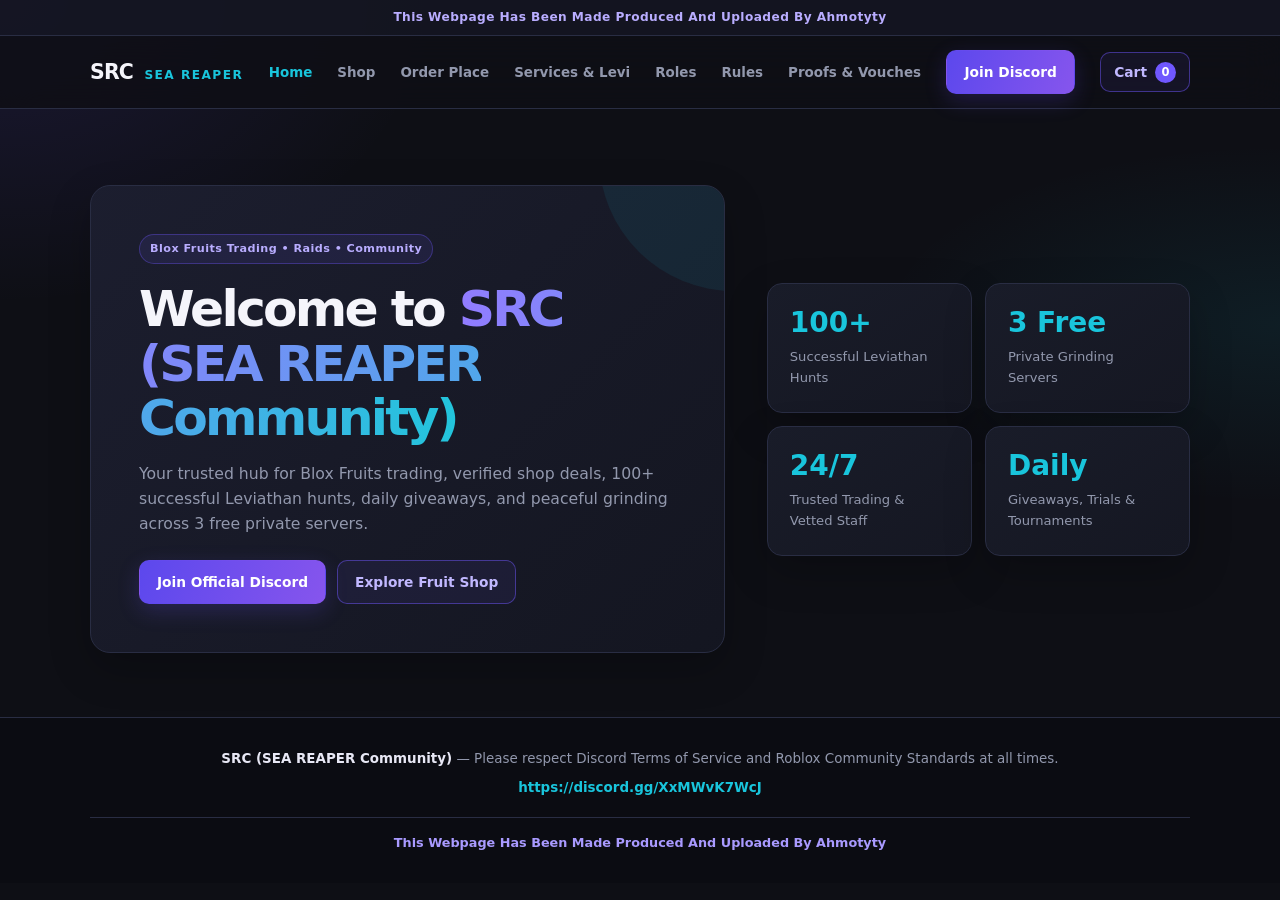
<file: index.html>
<!DOCTYPE html>
<!DOCTYPE html>
<html lang="en"><head><meta charset="utf-8"/><meta content="width=device-width, initial-scale=1.0" name="viewport"/><title>SRC | SEA REAPER Community</title><link href="css/styles.css" rel="stylesheet"/></head><body><div class="credit-banner">
    This Webpage Has Been Made Produced And Uploaded By Ahmotyty
  </div><header class="navbar"><div class="container nav-content">
<a class="logo" href="index.html">SRC <span>SEA REAPER</span></a>
<nav class="nav-links" id="navLinks">
<a href="index.html">Home</a><a href="shop.html">Shop</a><a href="order.html">Order Place</a><a href="services.html">Services &amp; Levi</a><a href="roles.html">Roles</a><a href="rules.html">Rules</a><a href="proofs.html">Proofs &amp; Vouches</a>
</nav>
<a class="btn btn-primary nav-cta" data-discord-link="" href="https://discord.gg/XxMWvK7WcJ" rel="noopener noreferrer" target="_blank">Join Discord</a>
<a class="btn btn-outline cart-nav" href="order.html">Cart <span id="cartCount">0</span></a>
</div></header><section class="hero">
<div class="container hero-grid">
<div class="hero-text">
<span class="badge">Blox Fruits Trading • Raids • Community</span>
<h1>Welcome to <span>SRC (SEA REAPER Community)</span></h1>
<p>
          Your trusted hub for Blox Fruits trading, verified shop deals, 100+ successful
          Leviathan hunts, daily giveaways, and peaceful grinding across 3 free private servers.
        </p>
<div class="hero-actions">
<a class="btn btn-primary" data-discord-link="" href="https://discord.gg/XxMWvK7WcJ" rel="noopener noreferrer" target="_blank">
            Join Official Discord
          </a>
<a class="btn btn-outline" href="shop.html">Explore Fruit Shop</a>
</div>
</div>
<!-- Community Quick Stats Grid -->
<div class="hero-stats">
<div class="stat-card">
<h3>100+</h3>
<p>Successful Leviathan Hunts</p>
</div>
<div class="stat-card">
<h3>3 Free</h3>
<p>Private Grinding Servers</p>
</div>
<div class="stat-card">
<h3>24/7</h3>
<p>Trusted Trading &amp; Vetted Staff</p>
</div>
<div class="stat-card">
<h3>Daily</h3>
<p>Giveaways, Trials &amp; Tournaments</p>
</div>
</div>
</div>
</section><footer class="footer">
<div class="container">
<p>
<strong>SRC (SEA REAPER Community)</strong> — Please respect Discord Terms of Service and Roblox Community Standards at all times.
      </p>
<p class="footer-link-row">
<a data-discord-link="" href="https://discord.gg/XxMWvK7WcJ" rel="noopener noreferrer" target="_blank">
          https://discord.gg/XxMWvK7WcJ
        </a>
</p>
<p class="bottom-credit">
        This Webpage Has Been Made Produced And Uploaded By Ahmotyty
      </p>
</div>
</footer><script>document.querySelectorAll('.nav-links a').forEach(a=>{if(a.getAttribute('href')==='index.html')a.setAttribute('aria-current','page')});</script>
<script src="js/script.js"></script></body></html>
</file>
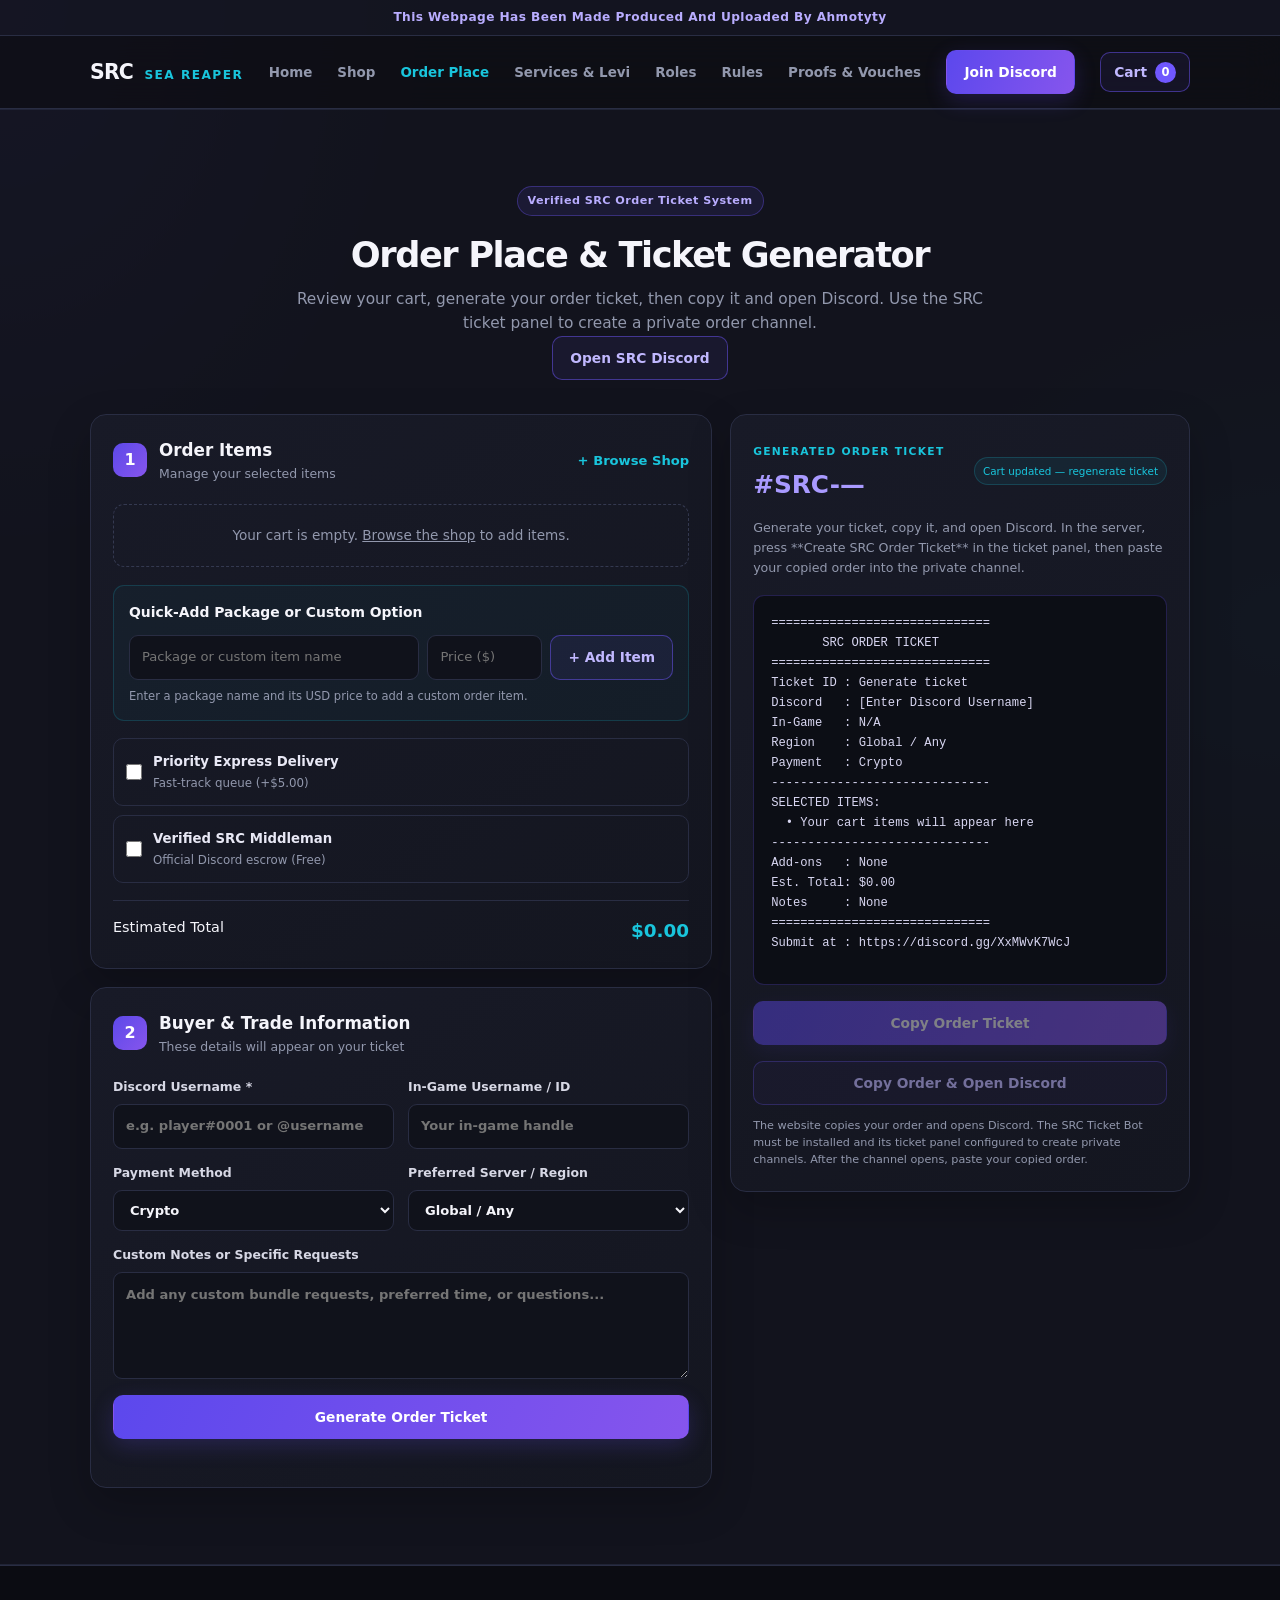
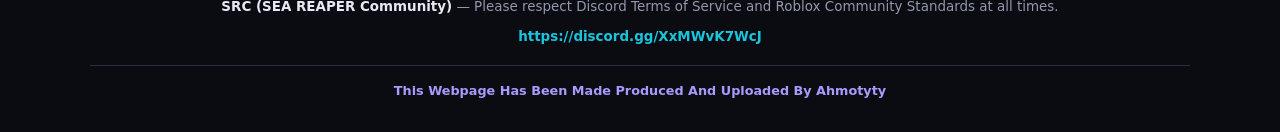
<file: order.html>
<!DOCTYPE html>
<!DOCTYPE html>
<html lang="en"><head><meta charset="utf-8"/><meta content="width=device-width, initial-scale=1.0" name="viewport"/><title>SRC Order Place | SEA REAPER Community</title><link href="css/styles.css" rel="stylesheet"/></head><body><div class="credit-banner">
    This Webpage Has Been Made Produced And Uploaded By Ahmotyty
  </div><header class="navbar"><div class="container nav-content">
<a class="logo" href="index.html">SRC <span>SEA REAPER</span></a>
<nav class="nav-links" id="navLinks">
<a href="index.html">Home</a><a href="shop.html">Shop</a><a href="order.html">Order Place</a><a href="services.html">Services &amp; Levi</a><a href="roles.html">Roles</a><a href="rules.html">Rules</a><a href="proofs.html">Proofs &amp; Vouches</a>
</nav>
<a class="btn btn-primary nav-cta" data-discord-link="" href="https://discord.gg/XxMWvK7WcJ" rel="noopener noreferrer" target="_blank">Join Discord</a>
<a class="btn btn-outline cart-nav" href="order.html">Cart <span id="cartCount">0</span></a>
</div></header><section class="section section-alt" id="order">
<div class="container">
<div class="section-header">
<span class="badge">Verified SRC Order Ticket System</span>
<h2>Order Place &amp; Ticket Generator</h2>
<p>Review your cart, generate your order ticket, then copy it and open Discord. Use the SRC ticket panel to create a private order channel.</p>
<a class="btn btn-outline" data-discord-link="" href="https://discord.gg/XxMWvK7WcJ" rel="noopener noreferrer" target="_blank">Open SRC Discord</a>
</div>
<div class="order-layout">
<div class="order-column">
<div class="order-panel">
<div class="order-panel-heading"><span class="step-number">1</span><div><h3>Order Items</h3><p>Manage your selected items</p></div><a class="text-link" href="shop.html">+ Browse Shop</a></div>
<div class="cart-items" id="cartItems"><p class="empty-cart">Your cart is empty. Browse the shop to add items.</p></div>
<div class="custom-item-box">
<h4>Quick-Add Package or Custom Option</h4>
<div class="custom-item-row"><input id="customItemName" placeholder="Package or custom item name" type="text"/><input id="customItemPrice" min="0" placeholder="Price ($)" step="0.01" type="number"/><button class="btn btn-outline" id="addCustomItem" type="button">+ Add Item</button></div>
<p class="field-hint">Enter a package name and its USD price to add a custom order item.</p>
</div>
<div class="addon-list">
<label class="addon-option"><input id="priorityAddon" type="checkbox"/><span><strong>Priority Express Delivery</strong><small>Fast-track queue (+$5.00)</small></span></label>
<label class="addon-option"><input id="middlemanAddon" type="checkbox"/><span><strong>Verified SRC Middleman</strong><small>Official Discord escrow (Free)</small></span></label>
</div>
<div class="cart-total-row"><span>Estimated Total</span><strong id="cartTotal">$0.00</strong></div>
</div>
<div class="order-panel">
<div class="order-panel-heading"><span class="step-number">2</span><div><h3>Buyer &amp; Trade Information</h3><p>These details will appear on your ticket</p></div></div>
<div class="order-form-grid">
<label>Discord Username *<input id="buyerDiscord" placeholder="e.g. player#0001 or @username" required="" type="text"/></label>
<label>In-Game Username / ID<input id="buyerGame" placeholder="Your in-game handle" type="text"/></label>
<label>Payment Method<select id="buyerPayment"><option value="Crypto">Crypto</option><option value="INR">INR</option></select></label>
<label>Preferred Server / Region<select id="buyerRegion"><option>Global / Any</option><option>United States</option><option>Europe</option><option>Asia</option><option>India</option><option>Other (specify in notes)</option></select></label>
<label class="full-field">Custom Notes or Specific Requests<textarea id="buyerNotes" placeholder="Add any custom bundle requests, preferred time, or questions..." rows="4"></textarea></label>
</div>
<button class="btn btn-primary generate-btn" id="generateTicket" type="button">Generate Order Ticket</button>
<p class="ticket-error" id="ticketError" role="alert"></p>
</div>
</div>
<aside class="order-panel ticket-panel">
<div class="ticket-heading"><div><span class="ticket-kicker">GENERATED ORDER TICKET</span><h3 id="ticketId">#SRC-—</h3></div><span class="ticket-status">Ready to generate</span></div>
<p class="ticket-instructions">Generate your ticket, copy it, and open Discord. In the server, press **Create SRC Order Ticket** in the ticket panel, then paste your copied order into the private channel.</p>
<pre class="ticket-output" id="ticketOutput">==============================
       SRC ORDER TICKET       
==============================
Ticket ID : Generate ticket
Discord   : [Enter Discord Username]
In-Game   : N/A
Region    : Global / Any
Payment   : Crypto
------------------------------
SELECTED ITEMS:
  • Your cart items will appear here
------------------------------
Add-ons   : None
Est. Total: $0.00
Notes     : None
==============================
Submit at : https://discord.gg/XxMWvK7WcJ</pre>
<button class="btn btn-primary generate-btn" disabled="" id="copyTicket" type="button">Copy Order Ticket</button>
<a class="btn btn-outline generate-btn disabled-link" data-discord-link="" href="https://discord.gg/XxMWvK7WcJ" id="openDiscordSubmit" rel="noopener noreferrer" target="_blank">Copy Order &amp; Open Discord</a>
<p class="ticket-footnote">The website copies your order and opens Discord. The SRC Ticket Bot must be installed and its ticket panel configured to create private channels. After the channel opens, paste your copied order.</p>
</aside>
</div>
</div>
</section><footer class="footer">
<div class="container">
<p>
<strong>SRC (SEA REAPER Community)</strong> — Please respect Discord Terms of Service and Roblox Community Standards at all times.
      </p>
<p class="footer-link-row">
<a data-discord-link="" href="https://discord.gg/XxMWvK7WcJ" rel="noopener noreferrer" target="_blank">
          https://discord.gg/XxMWvK7WcJ
        </a>
</p>
<p class="bottom-credit">
        This Webpage Has Been Made Produced And Uploaded By Ahmotyty
      </p>
</div>
</footer><script>document.querySelectorAll('.nav-links a').forEach(a=>{if(a.getAttribute('href')==='order.html')a.setAttribute('aria-current','page')});</script>
<script src="js/script.js"></script></body></html>
</file>
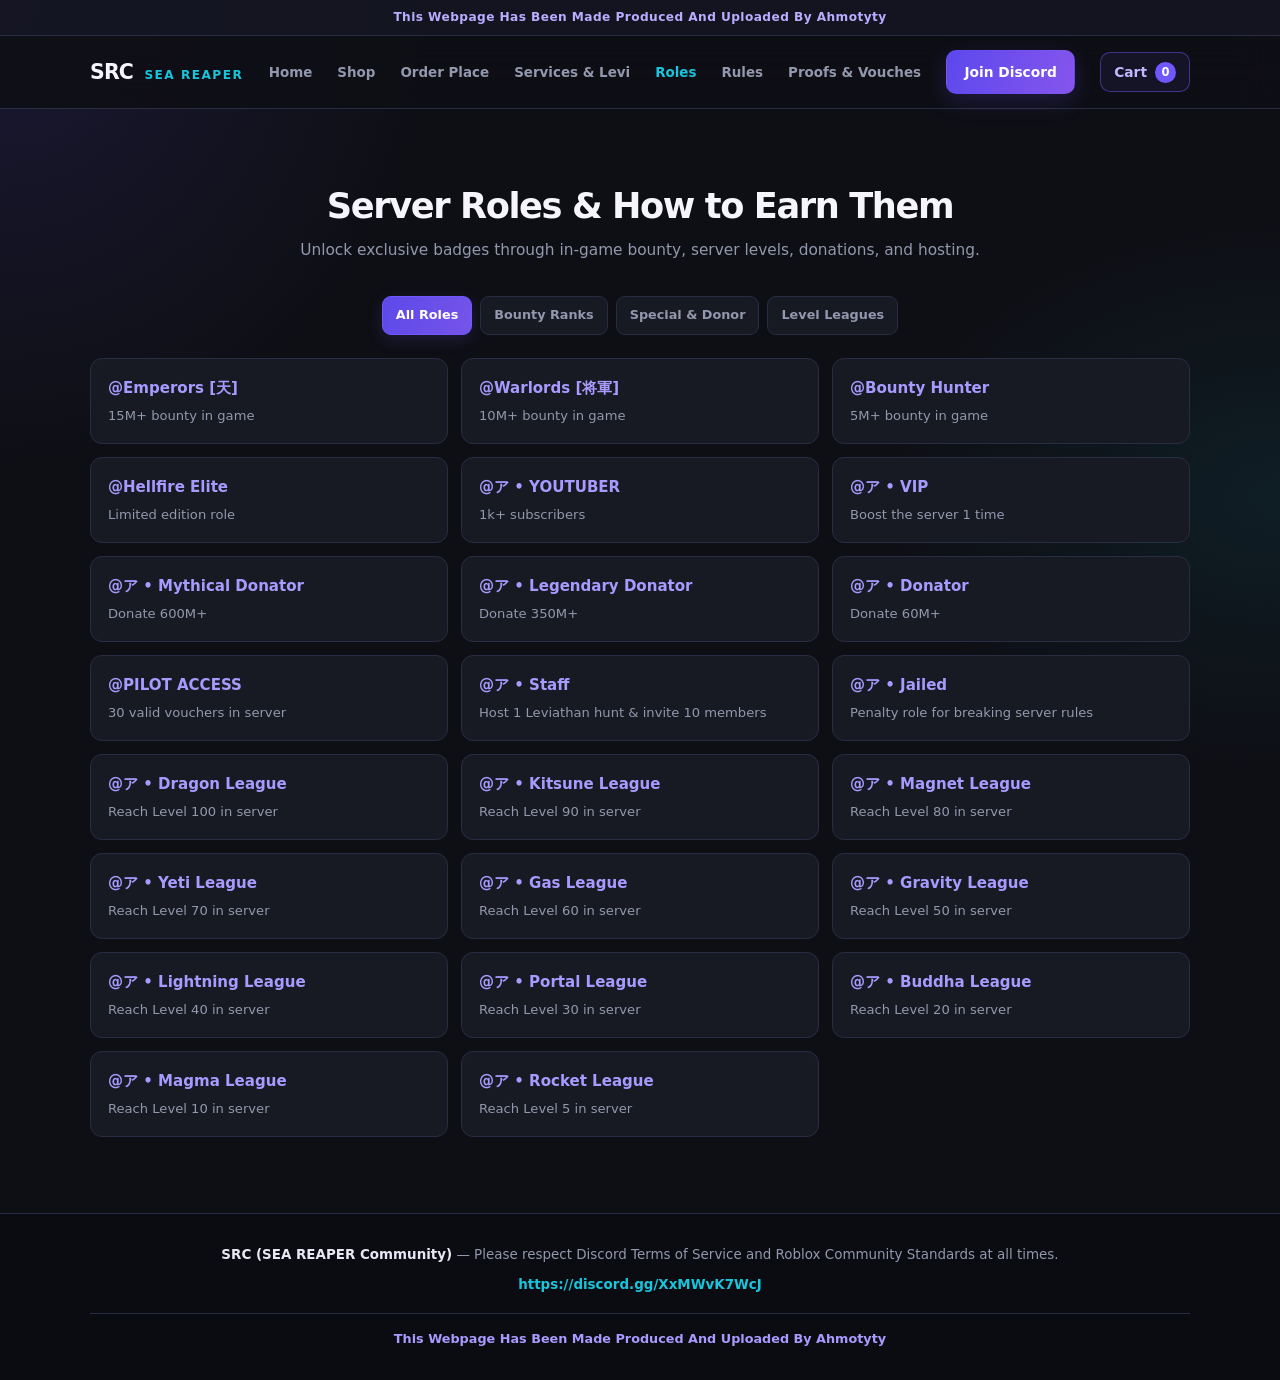
<file: roles.html>
<!DOCTYPE html>
<!DOCTYPE html>
<html lang="en"><head><meta charset="utf-8"/><meta content="width=device-width, initial-scale=1.0" name="viewport"/><title>SRC Roles | SEA REAPER Community</title><link href="css/styles.css" rel="stylesheet"/></head><body><div class="credit-banner">
    This Webpage Has Been Made Produced And Uploaded By Ahmotyty
  </div><header class="navbar"><div class="container nav-content">
<a class="logo" href="index.html">SRC <span>SEA REAPER</span></a>
<nav class="nav-links" id="navLinks">
<a href="index.html">Home</a><a href="shop.html">Shop</a><a href="order.html">Order Place</a><a href="services.html">Services &amp; Levi</a><a href="roles.html">Roles</a><a href="rules.html">Rules</a><a href="proofs.html">Proofs &amp; Vouches</a>
</nav>
<a class="btn btn-primary nav-cta" data-discord-link="" href="https://discord.gg/XxMWvK7WcJ" rel="noopener noreferrer" target="_blank">Join Discord</a>
<a class="btn btn-outline cart-nav" href="order.html">Cart <span id="cartCount">0</span></a>
</div></header><section class="section" id="roles">
<div class="container">
<div class="section-header">
<h2>Server Roles &amp; How to Earn Them</h2>
<p>Unlock exclusive badges through in-game bounty, server levels, donations, and hosting.</p>
</div>
<div class="filter-group center-filters" id="roleFilters">
<button class="filter-btn active" data-role-cat="all">All Roles</button>
<button class="filter-btn" data-role-cat="bounty">Bounty Ranks</button>
<button class="filter-btn" data-role-cat="special">Special &amp; Donor</button>
<button class="filter-btn" data-role-cat="league">Level Leagues</button>
</div>
<!-- Roles Grid (Populated dynamically by script.js) -->
<div class="roles-grid" id="rolesGrid"></div>
</div>
</section><footer class="footer">
<div class="container">
<p>
<strong>SRC (SEA REAPER Community)</strong> — Please respect Discord Terms of Service and Roblox Community Standards at all times.
      </p>
<p class="footer-link-row">
<a data-discord-link="" href="https://discord.gg/XxMWvK7WcJ" rel="noopener noreferrer" target="_blank">
          https://discord.gg/XxMWvK7WcJ
        </a>
</p>
<p class="bottom-credit">
        This Webpage Has Been Made Produced And Uploaded By Ahmotyty
      </p>
</div>
</footer><script>document.querySelectorAll('.nav-links a').forEach(a=>{if(a.getAttribute('href')==='roles.html')a.setAttribute('aria-current','page')});</script>
<script src="js/script.js"></script></body></html>
</file>
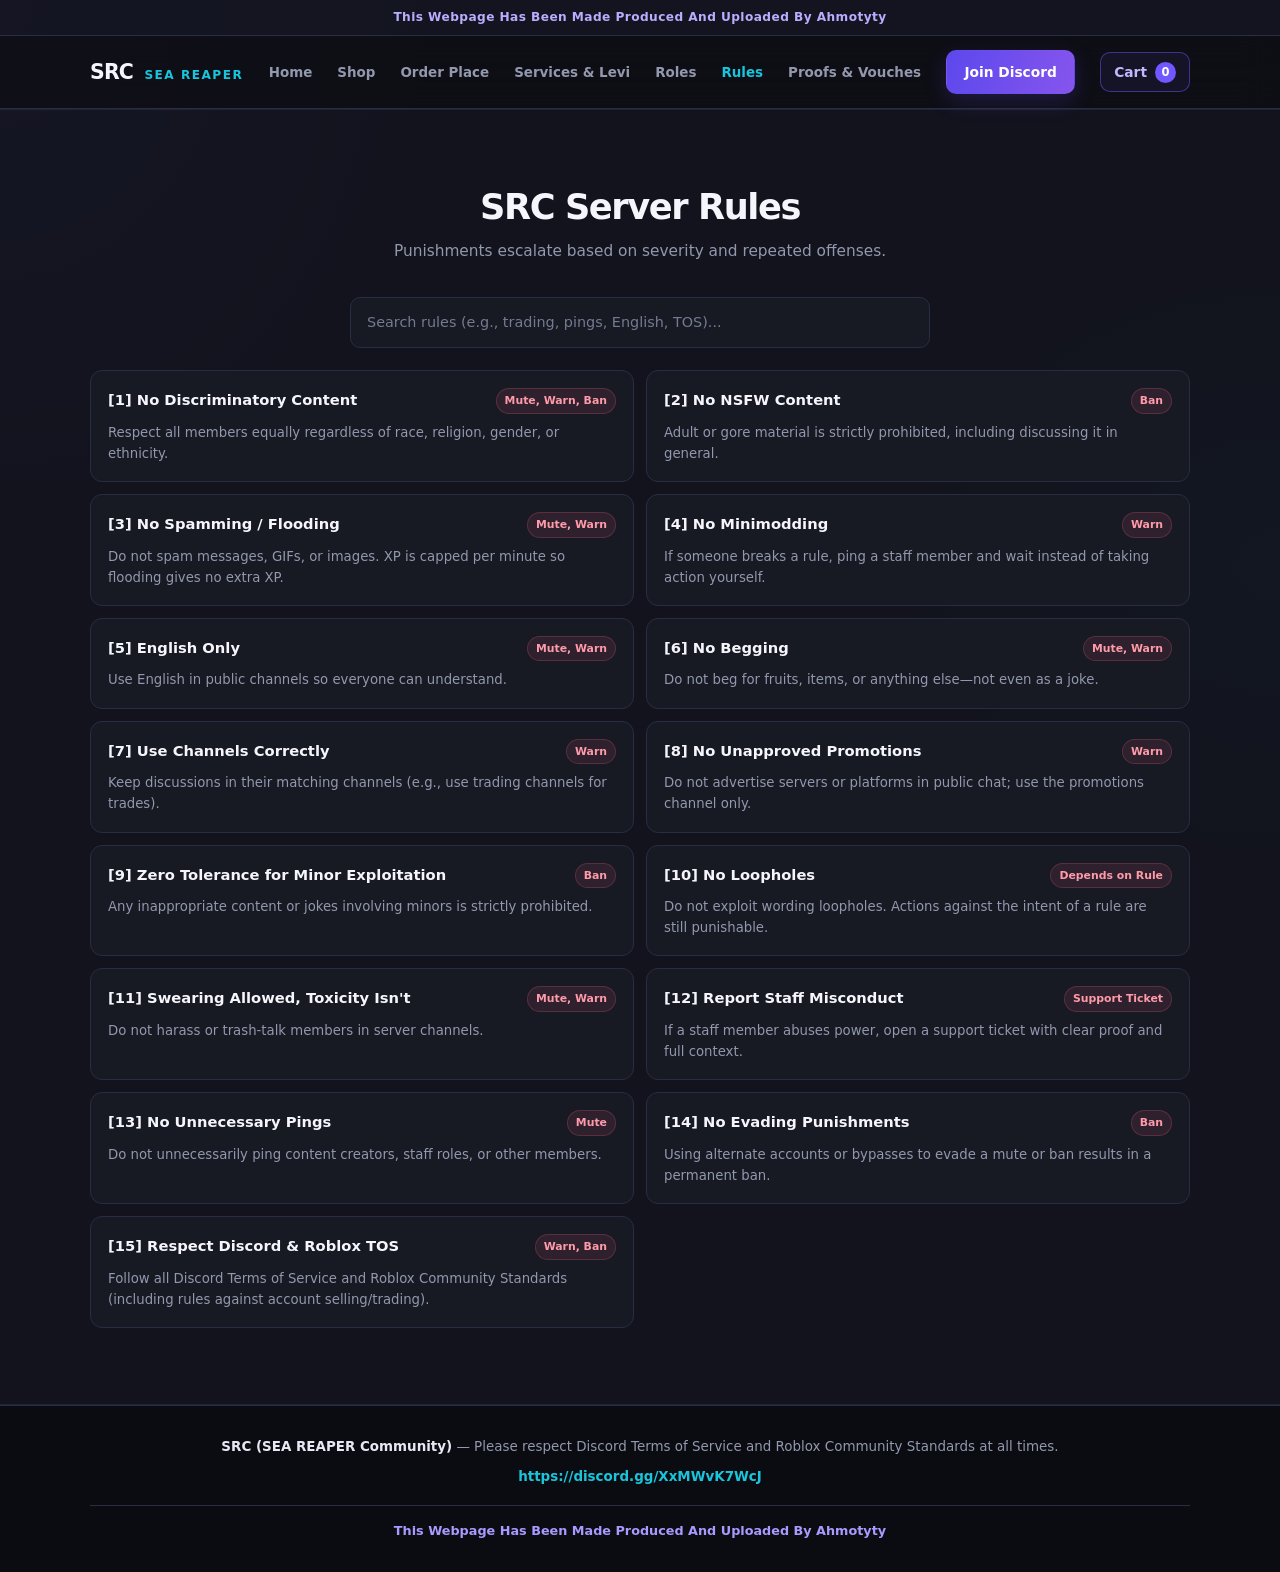
<file: rules.html>
<!DOCTYPE html>
<!DOCTYPE html>
<html lang="en"><head><meta charset="utf-8"/><meta content="width=device-width, initial-scale=1.0" name="viewport"/><title>SRC Rules | SEA REAPER Community</title><link href="css/styles.css" rel="stylesheet"/></head><body><div class="credit-banner">
    This Webpage Has Been Made Produced And Uploaded By Ahmotyty
  </div><header class="navbar"><div class="container nav-content">
<a class="logo" href="index.html">SRC <span>SEA REAPER</span></a>
<nav class="nav-links" id="navLinks">
<a href="index.html">Home</a><a href="shop.html">Shop</a><a href="order.html">Order Place</a><a href="services.html">Services &amp; Levi</a><a href="roles.html">Roles</a><a href="rules.html">Rules</a><a href="proofs.html">Proofs &amp; Vouches</a>
</nav>
<a class="btn btn-primary nav-cta" data-discord-link="" href="https://discord.gg/XxMWvK7WcJ" rel="noopener noreferrer" target="_blank">Join Discord</a>
<a class="btn btn-outline cart-nav" href="order.html">Cart <span id="cartCount">0</span></a>
</div></header><section class="section section-alt" id="rules">
<div class="container">
<div class="section-header">
<h2>SRC Server Rules</h2>
<p>Punishments escalate based on severity and repeated offenses.</p>
</div>
<!-- Live Search Box -->
<div class="search-wrapper">
<input aria-label="Search server rules" id="ruleSearch" placeholder="Search rules (e.g., trading, pings, English, TOS)..." type="text"/>
</div>
<!-- Rules List (Populated dynamically by script.js) -->
<div class="rules-list" id="rulesList"></div>
</div>
</section><footer class="footer">
<div class="container">
<p>
<strong>SRC (SEA REAPER Community)</strong> — Please respect Discord Terms of Service and Roblox Community Standards at all times.
      </p>
<p class="footer-link-row">
<a data-discord-link="" href="https://discord.gg/XxMWvK7WcJ" rel="noopener noreferrer" target="_blank">
          https://discord.gg/XxMWvK7WcJ
        </a>
</p>
<p class="bottom-credit">
        This Webpage Has Been Made Produced And Uploaded By Ahmotyty
      </p>
</div>
</footer><script>document.querySelectorAll('.nav-links a').forEach(a=>{if(a.getAttribute('href')==='rules.html')a.setAttribute('aria-current','page')});</script>
<script src="js/script.js"></script></body></html>
</file>
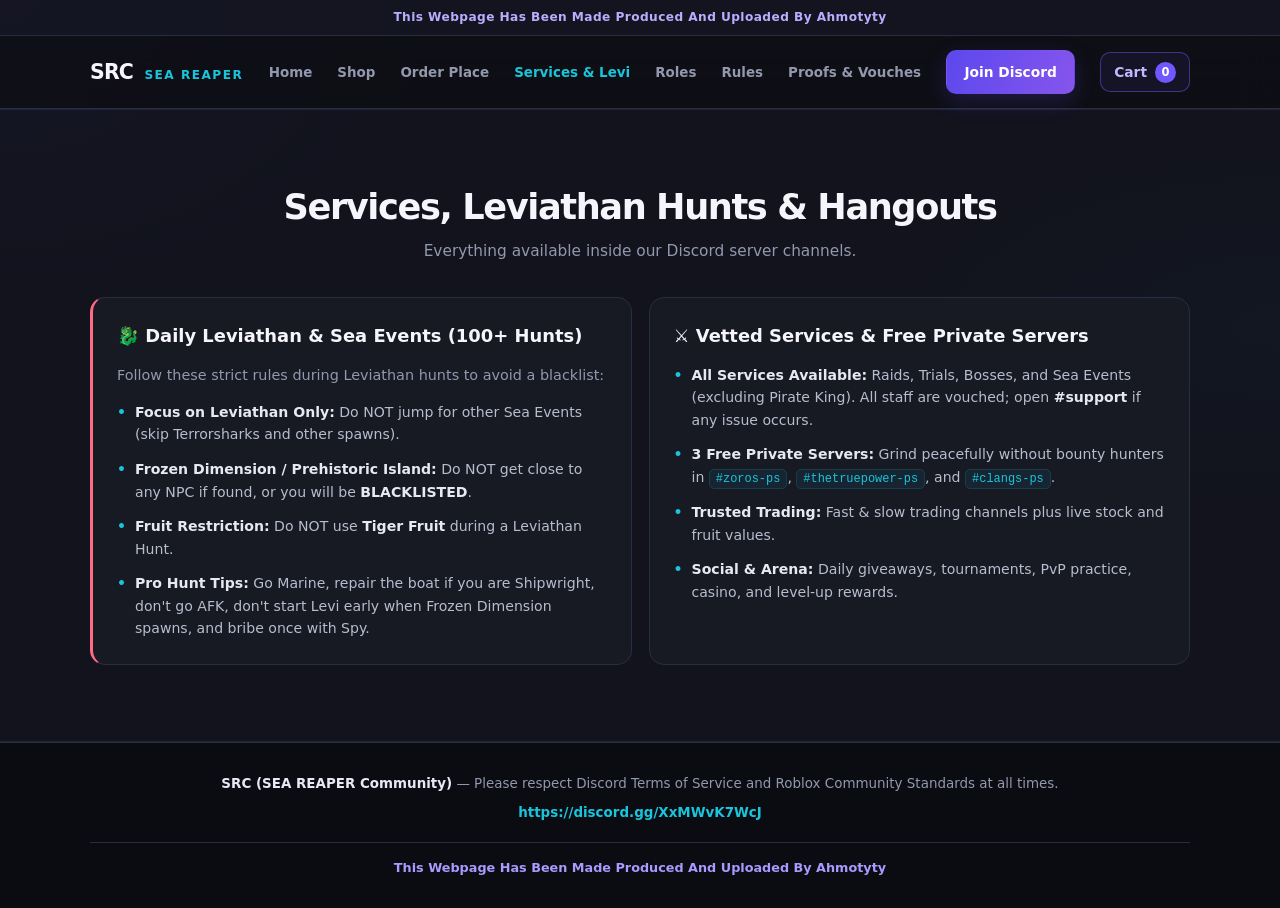
<file: services.html>
<!DOCTYPE html>
<!DOCTYPE html>
<html lang="en"><head><meta charset="utf-8"/><meta content="width=device-width, initial-scale=1.0" name="viewport"/><title>SRC Services | SEA REAPER Community</title><link href="css/styles.css" rel="stylesheet"/></head><body><div class="credit-banner">
    This Webpage Has Been Made Produced And Uploaded By Ahmotyty
  </div><header class="navbar"><div class="container nav-content">
<a class="logo" href="index.html">SRC <span>SEA REAPER</span></a>
<nav class="nav-links" id="navLinks">
<a href="index.html">Home</a><a href="shop.html">Shop</a><a href="order.html">Order Place</a><a href="services.html">Services &amp; Levi</a><a href="roles.html">Roles</a><a href="rules.html">Rules</a><a href="proofs.html">Proofs &amp; Vouches</a>
</nav>
<a class="btn btn-primary nav-cta" data-discord-link="" href="https://discord.gg/XxMWvK7WcJ" rel="noopener noreferrer" target="_blank">Join Discord</a>
<a class="btn btn-outline cart-nav" href="order.html">Cart <span id="cartCount">0</span></a>
</div></header><section class="section section-alt" id="services">
<div class="container">
<div class="section-header">
<h2>Services, Leviathan Hunts &amp; Hangouts</h2>
<p>Everything available inside our Discord server channels.</p>
</div>
<div class="two-col-grid">
<!-- Leviathan Hunt Rules Card -->
<div class="info-box warning-border">
<h3>🐉 Daily Leviathan &amp; Sea Events (100+ Hunts)</h3>
<p class="muted">Follow these strict rules during Leviathan hunts to avoid a blacklist:</p>
<ul class="styled-list">
<li><strong>Focus on Leviathan Only:</strong> Do NOT jump for other Sea Events (skip Terrorsharks and other spawns).</li>
<li><strong>Frozen Dimension / Prehistoric Island:</strong> Do NOT get close to any NPC if found, or you will be <strong>BLACKLISTED</strong>.</li>
<li><strong>Fruit Restriction:</strong> Do NOT use <strong>Tiger Fruit</strong> during a Leviathan Hunt.</li>
<li><strong>Pro Hunt Tips:</strong> Go Marine, repair the boat if you are Shipwright, don't go AFK, don't start Levi early when Frozen Dimension spawns, and bribe once with Spy.</li>
</ul>
</div>
<!-- Services & Private Servers Card -->
<div class="info-box">
<h3>⚔️ Vetted Services &amp; Free Private Servers</h3>
<ul class="styled-list">
<li><strong>All Services Available:</strong> Raids, Trials, Bosses, and Sea Events (excluding Pirate King). All staff are vouched; open <strong>#support</strong> if any issue occurs.</li>
<li><strong>3 Free Private Servers:</strong> Grind peacefully without bounty hunters in <code>#zoros-ps</code>, <code>#thetruepower-ps</code>, and <code>#clangs-ps</code>.</li>
<li><strong>Trusted Trading:</strong> Fast &amp; slow trading channels plus live stock and fruit values.</li>
<li><strong>Social &amp; Arena:</strong> Daily giveaways, tournaments, PvP practice, casino, and level-up rewards.</li>
</ul>
</div>
</div>
</div>
</section><footer class="footer">
<div class="container">
<p>
<strong>SRC (SEA REAPER Community)</strong> — Please respect Discord Terms of Service and Roblox Community Standards at all times.
      </p>
<p class="footer-link-row">
<a data-discord-link="" href="https://discord.gg/XxMWvK7WcJ" rel="noopener noreferrer" target="_blank">
          https://discord.gg/XxMWvK7WcJ
        </a>
</p>
<p class="bottom-credit">
        This Webpage Has Been Made Produced And Uploaded By Ahmotyty
      </p>
</div>
</footer><script>document.querySelectorAll('.nav-links a').forEach(a=>{if(a.getAttribute('href')==='services.html')a.setAttribute('aria-current','page')});</script>
<script src="js/script.js"></script></body></html>
</file>
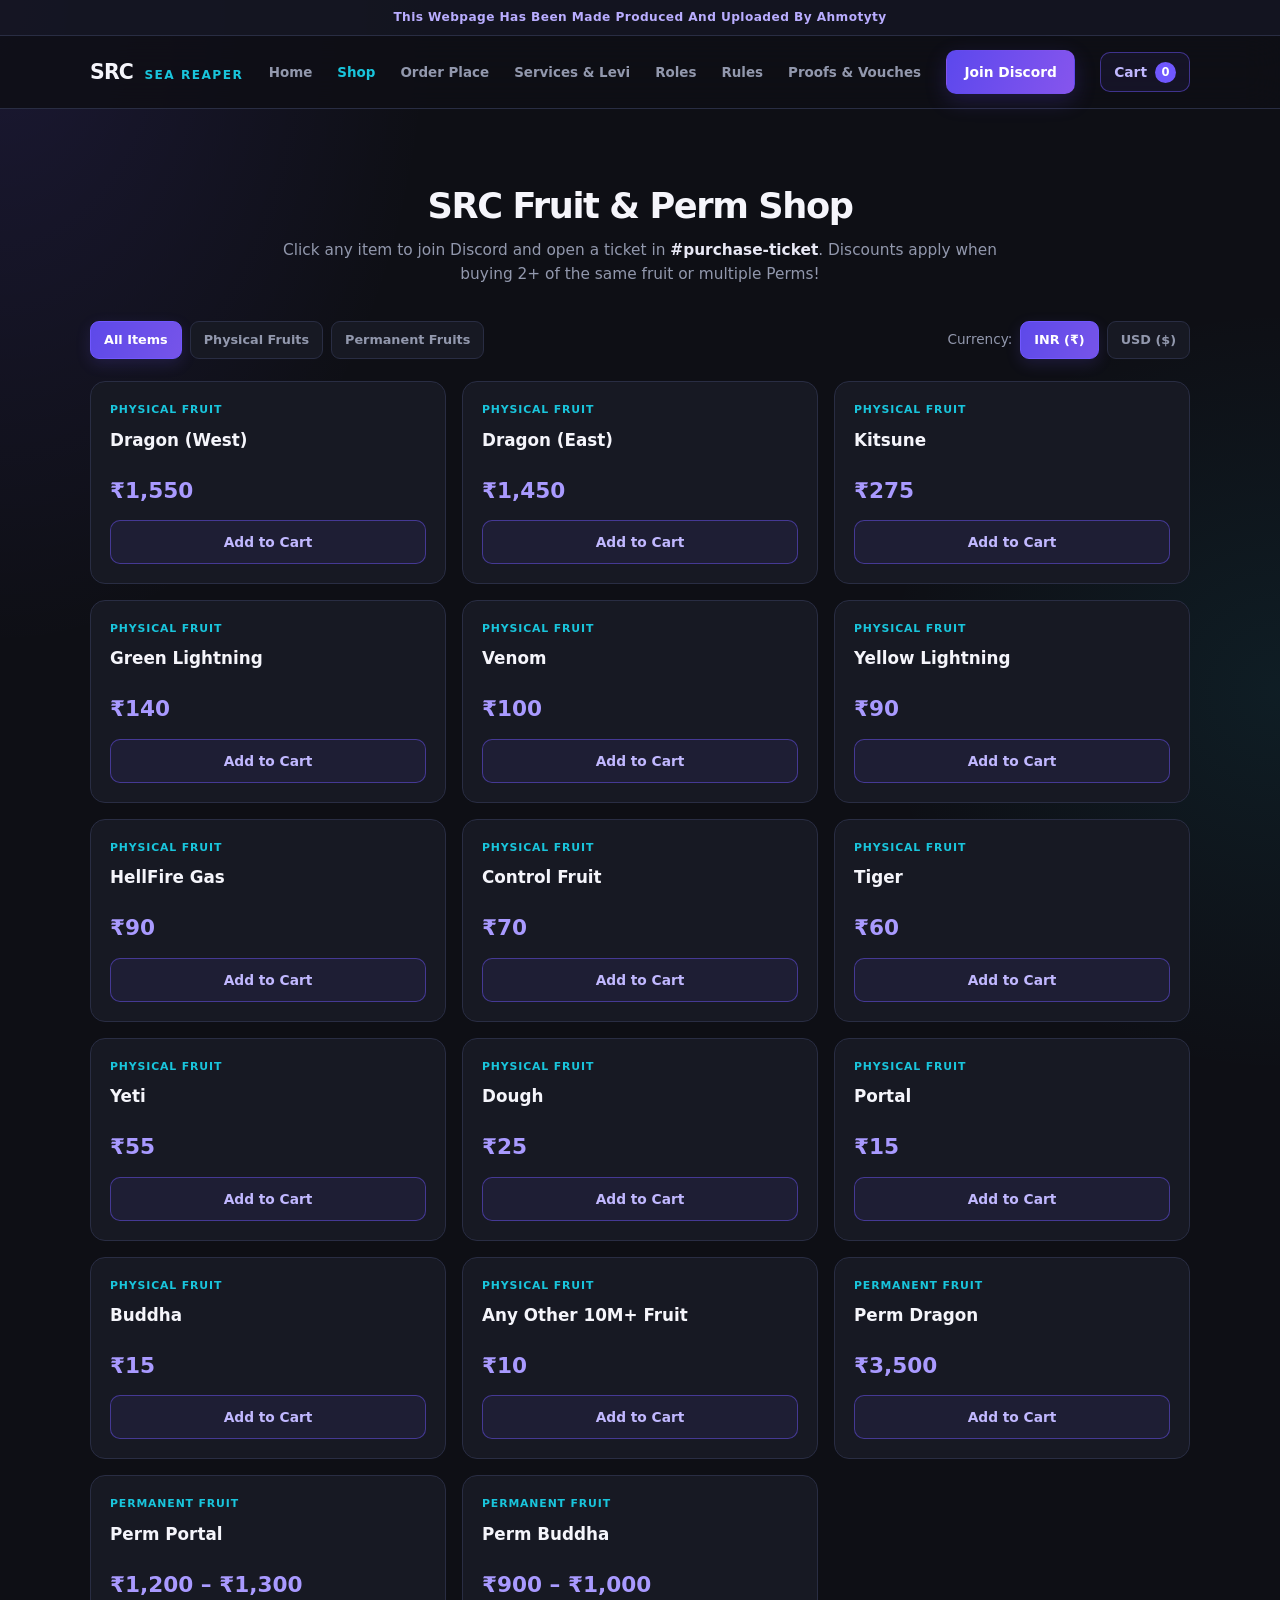
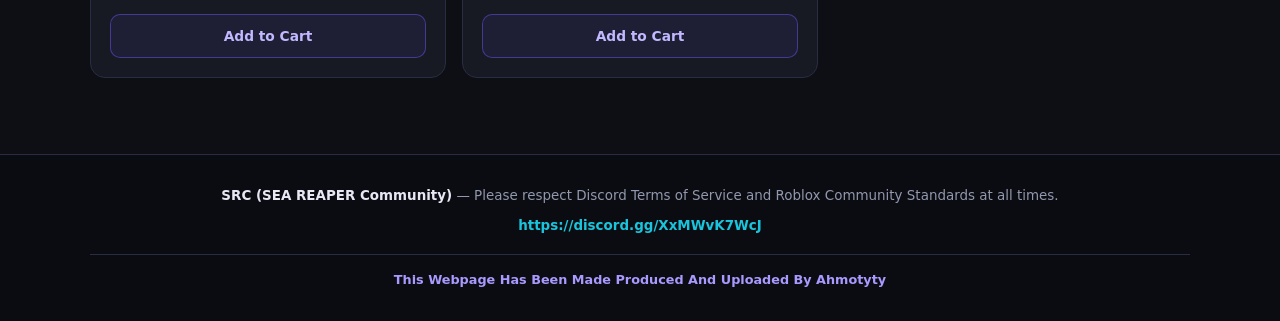
<file: shop.html>
<!DOCTYPE html>
<!DOCTYPE html>
<html lang="en"><head><meta charset="utf-8"/><meta content="width=device-width, initial-scale=1.0" name="viewport"/><title>SRC Shop | SEA REAPER Community</title><link href="css/styles.css" rel="stylesheet"/></head><body><div class="credit-banner">
    This Webpage Has Been Made Produced And Uploaded By Ahmotyty
  </div><header class="navbar"><div class="container nav-content">
<a class="logo" href="index.html">SRC <span>SEA REAPER</span></a>
<nav class="nav-links" id="navLinks">
<a href="index.html">Home</a><a href="shop.html">Shop</a><a href="order.html">Order Place</a><a href="services.html">Services &amp; Levi</a><a href="roles.html">Roles</a><a href="rules.html">Rules</a><a href="proofs.html">Proofs &amp; Vouches</a>
</nav>
<a class="btn btn-primary nav-cta" data-discord-link="" href="https://discord.gg/XxMWvK7WcJ" rel="noopener noreferrer" target="_blank">Join Discord</a>
<a class="btn btn-outline cart-nav" href="order.html">Cart <span id="cartCount">0</span></a>
</div></header><section class="section" id="shop">
<div class="container">
<div class="section-header">
<h2>SRC Fruit &amp; Perm Shop</h2>
<p>
          Click any item to join Discord and open a ticket in <strong>#purchase-ticket</strong>.
          Discounts apply when buying 2+ of the same fruit or multiple Perms!
        </p>
</div>
<!-- Interactive Controls: Category Filter & Currency Toggle -->
<div class="shop-controls">
<div class="filter-group" id="shopFilters">
<button class="filter-btn active" data-filter="all">All Items</button>
<button class="filter-btn" data-filter="physical">Physical Fruits</button>
<button class="filter-btn" data-filter="perm">Permanent Fruits</button>
</div>
<div class="currency-toggle">
<span>Currency:</span>
<button class="curr-btn active" data-currency="inr">INR (₹)</button>
<button class="curr-btn" data-currency="usd">USD ($)</button>
</div>
</div>
<!-- Shop Grid (Populated dynamically by script.js) -->
<div class="cards-grid" id="shopGrid"></div>
</div>
</section><footer class="footer">
<div class="container">
<p>
<strong>SRC (SEA REAPER Community)</strong> — Please respect Discord Terms of Service and Roblox Community Standards at all times.
      </p>
<p class="footer-link-row">
<a data-discord-link="" href="https://discord.gg/XxMWvK7WcJ" rel="noopener noreferrer" target="_blank">
          https://discord.gg/XxMWvK7WcJ
        </a>
</p>
<p class="bottom-credit">
        This Webpage Has Been Made Produced And Uploaded By Ahmotyty
      </p>
</div>
</footer><script>document.querySelectorAll('.nav-links a').forEach(a=>{if(a.getAttribute('href')==='shop.html')a.setAttribute('aria-current','page')});</script>
<script src="js/script.js"></script></body></html>
</file>
<file: css/styles.css>
:root {
  --bg-main: #0e0f15;
  --bg-alt: #11131c;
  --bg-card: #171923;
  --bg-card-soft: #1b1e2b;
  --accent: #7057ff;
  --accent-hover: #8b73ff;
  --cyan: #19c5dc;
  --gold: #a99aff;
  --danger: #ff6b86;
  --text-main: #f5f5fb;
  --text-muted: #9298ad;
  --border: #292d43;
  --radius: 15px;
  --shadow: 0 16px 42px rgba(0,0,0,.22);
}

* { box-sizing: border-box; margin: 0; padding: 0; }
html { scroll-behavior: smooth; scroll-padding-top: 90px; }
body {
  min-height: 100vh;
  font-family: Inter, ui-sans-serif, system-ui, -apple-system, BlinkMacSystemFont, "Segoe UI", sans-serif;
  color: var(--text-main);
  background:
    radial-gradient(ellipse at 0% 0%, rgba(112,87,255,.13), transparent 27rem),
    radial-gradient(ellipse at 100% 36%, rgba(25,197,220,.08), transparent 25rem),
    var(--bg-main);
  line-height: 1.6;
}
a { color: inherit; }
button, input { font: inherit; }
.container { width: min(1100px, calc(100% - 40px)); margin-inline: auto; }
.section { padding: 76px 0; }
.section-alt { background: rgba(20,22,33,.72); border-block: 1px solid rgba(41,45,67,.65); }
.section-header { max-width: 720px; margin: 0 auto 34px; text-align: center; }
.section-header h2 { font-size: clamp(1.65rem, 3vw, 2.2rem); line-height: 1.2; letter-spacing: -.04em; margin-bottom: 10px; }
.section-header p { color: var(--text-muted); font-size: .96rem; }
strong { color: #e8e8f5; }

.credit-banner {
  padding: 8px 16px; text-align: center; color: #b9adff; font-size: .76rem;
  font-weight: 700; letter-spacing: .035em; background: rgba(20,22,34,.9);
  border-bottom: 1px solid var(--border);
}
.navbar { position: sticky; top: 0; z-index: 100; background: rgba(14,15,21,.86); backdrop-filter: blur(18px); border-bottom: 1px solid var(--border); }
.nav-content { min-height: 72px; display: flex; align-items: center; justify-content: space-between; gap: 24px; }
.logo { color: var(--text-main); text-decoration: none; font-size: 1.28rem; font-weight: 900; letter-spacing: -.04em; white-space: nowrap; }
.logo span { color: var(--cyan); font-size: .76rem; letter-spacing: .12em; margin-left: 5px; }
.nav-links { display: flex; align-items: center; gap: clamp(12px, 2vw, 25px); }
.nav-links a { color: var(--text-muted); text-decoration: none; font-size: .84rem; font-weight: 600; transition: color .2s; }
.nav-links a:hover { color: var(--cyan); }

.btn { display: inline-flex; align-items: center; justify-content: center; gap: 8px; min-height: 42px; padding: 10px 17px; border-radius: 10px; font-size: .86rem; font-weight: 750; text-decoration: none; border: 1px solid transparent; cursor: pointer; transition: transform .2s, background .2s, border-color .2s, box-shadow .2s; }
.btn:hover { transform: translateY(-2px); }
.btn-primary { color: white; background: linear-gradient(110deg, #5c48ed, #8655ed); box-shadow: 0 7px 22px rgba(112,87,255,.2); }
.btn-primary:hover { background: linear-gradient(110deg, #705cff, #9a68ff); box-shadow: 0 9px 26px rgba(112,87,255,.3); }
.btn-outline { color: #c1b8ff; background: rgba(112,87,255,.08); border-color: rgba(112,87,255,.48); }
.btn-outline:hover { background: rgba(112,87,255,.17); border-color: var(--accent); }

.hero { padding: 76px 0 64px; }
.hero-grid { display: grid; grid-template-columns: minmax(0, 1.35fr) minmax(280px, .9fr); align-items: center; gap: 42px; }
.hero-text { position: relative; overflow: hidden; padding: clamp(28px, 4vw, 48px); border: 1px solid var(--border); border-radius: 20px; background: linear-gradient(135deg, rgba(28,30,47,.98), rgba(20,22,33,.96)); box-shadow: var(--shadow); }
.hero-text::after { content: ""; position: absolute; width: 270px; height: 270px; border-radius: 50%; right: -145px; top: -165px; background: rgba(25,197,220,.08); pointer-events: none; }
.badge { display: inline-flex; padding: 5px 10px; margin-bottom: 18px; border-radius: 999px; border: 1px solid rgba(112,87,255,.35); color: #b9adff; background: rgba(112,87,255,.1); font-size: .7rem; font-weight: 800; letter-spacing: .04em; }
.hero-text h1 { max-width: 680px; margin-bottom: 15px; font-size: clamp(2rem, 4.5vw, 3.15rem); line-height: 1.08; letter-spacing: -.055em; }
.hero-text h1 span { background: linear-gradient(90deg, #927cff, #22c5dc); color: transparent; background-clip: text; -webkit-background-clip: text; }
.hero-text > p { max-width: 620px; margin-bottom: 24px; color: var(--text-muted); font-size: .98rem; }
.hero-actions { display: flex; flex-wrap: wrap; gap: 11px; }
.hero-stats { display: grid; grid-template-columns: repeat(2, minmax(0,1fr)); gap: 13px; }
.stat-card { min-height: 130px; display: flex; flex-direction: column; justify-content: center; padding: 22px; border: 1px solid var(--border); border-radius: var(--radius); background: linear-gradient(145deg, #191c29, #151722); box-shadow: var(--shadow); }
.stat-card h3 { color: var(--cyan); font-size: 1.75rem; line-height: 1.15; margin-bottom: 7px; }
.stat-card p { color: var(--text-muted); font-size: .82rem; }

.shop-controls { display: flex; align-items: center; justify-content: space-between; gap: 16px; flex-wrap: wrap; margin-bottom: 22px; }
.filter-group, .currency-toggle { display: flex; align-items: center; gap: 8px; flex-wrap: wrap; }
.currency-toggle > span { color: var(--text-muted); font-size: .85rem; }
.filter-btn, .curr-btn { padding: 8px 13px; color: var(--text-muted); background: #171923; border: 1px solid var(--border); border-radius: 9px; cursor: pointer; font-size: .8rem; font-weight: 700; transition: .2s; }
.filter-btn:hover, .curr-btn:hover { border-color: var(--accent); color: #ddd7ff; }
.filter-btn.active, .curr-btn.active { color: white; border-color: var(--accent); background: linear-gradient(110deg, #5d49e9, #7654e9); box-shadow: 0 5px 15px rgba(112,87,255,.16); }
.cards-grid { display: grid; grid-template-columns: repeat(3, minmax(0,1fr)); gap: 16px; }
.shop-card { min-height: 190px; display: flex; flex-direction: column; justify-content: space-between; gap: 20px; padding: 19px; border: 1px solid var(--border); border-radius: var(--radius); background: var(--bg-card); transition: transform .2s, border-color .2s, box-shadow .2s; }
.shop-card:hover, .role-card:hover, .gallery-item:hover { transform: translateY(-3px); border-color: rgba(112,87,255,.7); box-shadow: 0 12px 28px rgba(0,0,0,.2); }
.shop-tag { margin-bottom: 8px; color: var(--cyan); font-size: .68rem; font-weight: 850; text-transform: uppercase; letter-spacing: .08em; }
.shop-card h3 { font-size: 1.05rem; }
.shop-price { margin-bottom: 12px; color: #a99aff; font-size: 1.35rem; font-weight: 850; }
.shop-card .btn { width: 100%; }

.two-col-grid { display: grid; grid-template-columns: repeat(2, minmax(0,1fr)); gap: 17px; }
.info-box { padding: 24px; border: 1px solid var(--border); border-radius: var(--radius); background: var(--bg-card); }
.info-box h3 { margin-bottom: 13px; font-size: 1.12rem; }
.warning-border { border-left: 3px solid var(--danger); }
.muted { margin-bottom: 14px; color: var(--text-muted); font-size: .9rem; }
.styled-list { display: flex; flex-direction: column; gap: 12px; list-style: none; }
.styled-list li { position: relative; padding-left: 18px; color: #b8bdce; font-size: .88rem; }
.styled-list li::before { position: absolute; left: 0; color: var(--cyan); content: "•"; font-weight: 900; }
code { padding: 2px 6px; border: 1px solid rgba(25,197,220,.15); border-radius: 5px; color: var(--cyan); background: rgba(25,197,220,.07); font-size: .85em; }

.center-filters { justify-content: center; margin-bottom: 23px; }
.roles-grid { display: grid; grid-template-columns: repeat(3, minmax(0,1fr)); gap: 13px; }
.role-card { padding: 17px; border: 1px solid var(--border); border-radius: 12px; background: var(--bg-card); transition: .2s; }
.role-name { margin-bottom: 5px; color: #a99aff; font-size: .94rem; font-weight: 800; overflow-wrap: anywhere; }
.role-req { color: var(--text-muted); font-size: .82rem; }

.search-wrapper { max-width: 580px; margin: 0 auto 22px; }
.search-wrapper input { width: 100%; padding: 13px 16px; border: 1px solid var(--border); border-radius: 10px; outline: none; color: var(--text-main); background: var(--bg-card); font-size: .9rem; }
.search-wrapper input:focus { border-color: var(--accent); box-shadow: 0 0 0 3px rgba(112,87,255,.12); }
.search-wrapper input::placeholder { color: #747b91; }
.rules-list { display: grid; grid-template-columns: repeat(2, minmax(0,1fr)); gap: 12px; }
.rule-item { padding: 17px; border: 1px solid var(--border); border-radius: 12px; background: var(--bg-card); }
.rule-top { display: flex; align-items: flex-start; justify-content: space-between; gap: 12px; flex-wrap: wrap; margin-bottom: 8px; }
.rule-title { font-size: .92rem; font-weight: 800; }
.punishment-badge { padding: 3px 8px; border-radius: 999px; color: #ff9aaa; background: rgba(255,107,134,.1); border: 1px solid rgba(255,107,134,.2); font-size: .68rem; font-weight: 800; }
.rule-desc { color: var(--text-muted); font-size: .83rem; }

.gallery-grid { display: grid; grid-template-columns: repeat(4, minmax(0,1fr)); gap: 15px; }
.gallery-item { overflow: hidden; border: 1px solid var(--border); border-radius: 13px; background: var(--bg-card); cursor: pointer; transition: .2s; }
.gallery-item img { display: block; width: 100%; height: 170px; object-fit: cover; background: #11131c; }
.gallery-item span { display: block; padding: 12px; color: #e5e5f1; font-size: .82rem; font-weight: 750; }
.modal { position: fixed; inset: 0; z-index: 200; display: none; align-items: center; justify-content: center; padding: 20px; background: rgba(3,4,9,.88); backdrop-filter: blur(8px); }
.modal.open { display: flex; }
.modal-content { position: relative; width: min(850px,100%); padding: 17px; border: 1px solid var(--border); border-radius: 16px; background: var(--bg-card); text-align: center; }
.modal-content img { max-width: 100%; max-height: 76vh; border-radius: 9px; }
.modal-content p { padding-top: 8px; color: var(--text-muted); }
.modal-close { position: absolute; top: -12px; right: -12px; width: 35px; height: 35px; border: 1px solid var(--border); border-radius: 50%; color: white; background: var(--accent); font-size: 1.3rem; cursor: pointer; }

.footer { padding: 30px 0; border-top: 1px solid var(--border); color: var(--text-muted); background: #0b0c12; text-align: center; font-size: .84rem; }
.footer-link-row { margin-top: 8px; }
.footer-link-row a { color: var(--cyan); text-decoration: none; font-weight: 700; }
.footer-link-row a:hover { text-decoration: underline; }
.bottom-credit { margin-top: 18px; padding-top: 15px; border-top: 1px solid var(--border); color: #a99aff; font-size: .8rem; font-weight: 750; }

@media (max-width: 900px) {
  .nav-links { display: none; }
  .hero-grid { grid-template-columns: 1fr; }
  .hero-stats { grid-template-columns: repeat(4,minmax(0,1fr)); }
  .stat-card { min-height: 110px; padding: 16px; }
  .cards-grid, .roles-grid { grid-template-columns: repeat(2,minmax(0,1fr)); }
  .gallery-grid { grid-template-columns: repeat(2,minmax(0,1fr)); }
}
@media (max-width: 620px) {
  .container { width: min(100% - 28px, 520px); }
  .section { padding: 56px 0; }
  .nav-content { min-height: 64px; }
  .nav-cta { min-height: 38px; padding: 8px 11px; font-size: .76rem; }
  .hero { padding: 34px 0 45px; }
  .hero-text { padding: 25px 21px; }
  .hero-text h1 { font-size: 2.15rem; }
  .hero-stats { grid-template-columns: repeat(2,minmax(0,1fr)); }
  .two-col-grid, .rules-list { grid-template-columns: 1fr; }
  .cards-grid, .roles-grid { grid-template-columns: 1fr; }
  .shop-controls { align-items: flex-start; }
  .gallery-grid { grid-template-columns: repeat(2,minmax(0,1fr)); gap: 10px; }
  .gallery-item img { height: 125px; }
  .filter-btn, .curr-btn { padding: 7px 10px; font-size: .74rem; }
}

/* ================= CART & ORDER TICKET ================= */
.cart-nav { white-space: nowrap; padding: 8px 13px; min-height: 38px; }
.cart-nav span { display: inline-grid; min-width: 21px; height: 21px; place-items: center; border-radius: 50%; color: #fff; background: var(--accent); font-size: .72rem; }
.order-layout { display: grid; grid-template-columns: minmax(0, 1.15fr) minmax(320px, .85fr); align-items: start; gap: 18px; }
.order-column { display: grid; gap: 18px; }
.order-panel { min-width: 0; padding: 22px; border: 1px solid var(--border); border-radius: 16px; background: linear-gradient(145deg, #181a27, #141620); box-shadow: var(--shadow); }
.order-panel-heading { display: flex; align-items: center; gap: 12px; margin-bottom: 20px; }
.order-panel-heading h3 { font-size: 1.05rem; }
.order-panel-heading p { color: var(--text-muted); font-size: .78rem; }
.step-number { display: grid; flex: 0 0 34px; width: 34px; height: 34px; place-items: center; border-radius: 10px; color: white; background: linear-gradient(130deg, #5d49e9, #8655ed); font-weight: 850; }
.text-link { margin-left: auto; color: var(--cyan); text-decoration: none; font-size: .82rem; font-weight: 750; white-space: nowrap; }
.cart-items { display: grid; gap: 10px; }
.empty-cart { padding: 20px 12px; border: 1px dashed #343950; border-radius: 11px; color: var(--text-muted); text-align: center; font-size: .85rem; }
.cart-line { display: flex; align-items: center; justify-content: space-between; gap: 12px; padding: 13px; border: 1px solid var(--border); border-radius: 11px; background: rgba(9,11,18,.35); }
.cart-line-info { display: grid; gap: 3px; min-width: 0; }
.cart-line-info strong { font-size: .88rem; overflow-wrap: anywhere; }
.cart-line-info small { color: var(--text-muted); font-size: .76rem; }
.quantity-controls { display: flex; align-items: center; gap: 8px; flex-shrink: 0; }
.quantity-controls button { width: 27px; height: 27px; border: 1px solid var(--border); border-radius: 7px; color: #e7e3ff; background: #202337; cursor: pointer; }
.quantity-controls span { min-width: 14px; text-align: center; font-size: .82rem; font-weight: 800; }
.quantity-controls .remove-item { color: #ff9aaa; border-color: rgba(255,107,134,.25); background: rgba(255,107,134,.08); }
.custom-item-box { margin-top: 18px; padding: 15px; border: 1px solid rgba(25,197,220,.18); border-radius: 11px; background: rgba(25,197,220,.035); }
.custom-item-box h4 { margin-bottom: 11px; font-size: .87rem; }
.custom-item-row { display: grid; grid-template-columns: minmax(0,1fr) 115px auto; gap: 8px; }
.custom-item-row input, .order-form-grid input, .order-form-grid select, .order-form-grid textarea { width: 100%; min-width: 0; padding: 11px 12px; border: 1px solid var(--border); border-radius: 9px; outline: none; color: var(--text-main); background: #10121b; font: inherit; font-size: .82rem; }
.custom-item-row input:focus, .order-form-grid input:focus, .order-form-grid select:focus, .order-form-grid textarea:focus { border-color: var(--accent); box-shadow: 0 0 0 3px rgba(112,87,255,.1); }
.order-form-grid select option { background: #171923; }
.field-hint { margin-top: 7px; color: var(--text-muted); font-size: .72rem; }
.addon-list { display: grid; gap: 9px; margin-top: 17px; }
.addon-option { display: flex; align-items: center; gap: 11px; padding: 12px; border: 1px solid var(--border); border-radius: 10px; cursor: pointer; }
.addon-option input { accent-color: var(--accent); width: 16px; height: 16px; }
.addon-option span { display: grid; gap: 2px; }
.addon-option strong { font-size: .83rem; }
.addon-option small { color: var(--text-muted); font-size: .74rem; }
.cart-total-row { display: flex; justify-content: space-between; gap: 12px; margin-top: 17px; padding-top: 15px; border-top: 1px solid var(--border); font-size: .9rem; }
.cart-total-row strong { color: var(--cyan); font-size: 1.15rem; }
.order-form-grid { display: grid; grid-template-columns: repeat(2,minmax(0,1fr)); gap: 14px; }
.order-form-grid label { display: grid; gap: 7px; color: #d7d8e5; font-size: .78rem; font-weight: 750; }
.order-form-grid .full-field { grid-column: 1 / -1; }
.order-form-grid textarea { resize: vertical; }
.generate-btn { width: 100%; margin-top: 16px; }
.generate-btn:disabled { opacity: .45; cursor: not-allowed; transform: none; }
.ticket-error { min-height: 18px; margin-top: 8px; color: #ff91a4; font-size: .78rem; }
.ticket-panel { position: sticky; top: 95px; }
.ticket-heading { display: flex; justify-content: space-between; align-items: center; gap: 12px; }
.ticket-kicker { color: var(--cyan); font-size: .67rem; font-weight: 850; letter-spacing: .12em; }
.ticket-heading h3 { margin-top: 3px; color: #a99aff; font-size: 1.55rem; }
.ticket-status { padding: 5px 8px; border: 1px solid rgba(25,197,220,.2); border-radius: 999px; color: var(--cyan); background: rgba(25,197,220,.07); font-size: .65rem; white-space: nowrap; }
.ticket-instructions { margin: 13px 0 16px; color: var(--text-muted); font-size: .79rem; }
.ticket-output { overflow-x: auto; min-height: 390px; padding: 17px; border: 1px solid rgba(112,87,255,.24); border-radius: 11px; color: #d9d7f2; background: #0c0e15; font:  .76rem/1.65 ui-monospace, SFMono-Regular, Consolas, monospace; white-space: pre-wrap; overflow-wrap: anywhere; }
.ticket-footnote { margin-top: 12px; color: var(--text-muted); font-size: .7rem; line-height: 1.55; }
.disabled-link { opacity: .55; }
@media (max-width: 900px) { .order-layout { grid-template-columns: 1fr; } .ticket-panel { position: static; } }
@media (max-width: 620px) { .order-panel { padding: 16px; } .custom-item-row { grid-template-columns: 1fr 100px; } .custom-item-row .btn { grid-column: 1 / -1; } .order-form-grid { grid-template-columns: 1fr; } .order-form-grid .full-field { grid-column: auto; } .cart-line { align-items: flex-start; flex-direction: column; } .quantity-controls { align-self: flex-end; } .ticket-output { min-height: 350px; font-size: .69rem; } }
.disabled-link { pointer-events: none; }

/* Multi-page navigation polish */
.nav-links a[aria-current="page"] { color: var(--cyan); }
.nav-links { flex-wrap: wrap; }
@media (max-width: 900px) { .nav-links { display: flex; gap: 9px 14px; overflow-x: auto; max-width: 58vw; white-space: nowrap; } }
@media (max-width: 620px) { .nav-content { flex-wrap: wrap; padding: 10px 0; gap: 10px; } .nav-links { order: 4; width: 100%; max-width: 100%; padding: 5px 0 2px; } .nav-cta { margin-left: auto; } }
</file>
